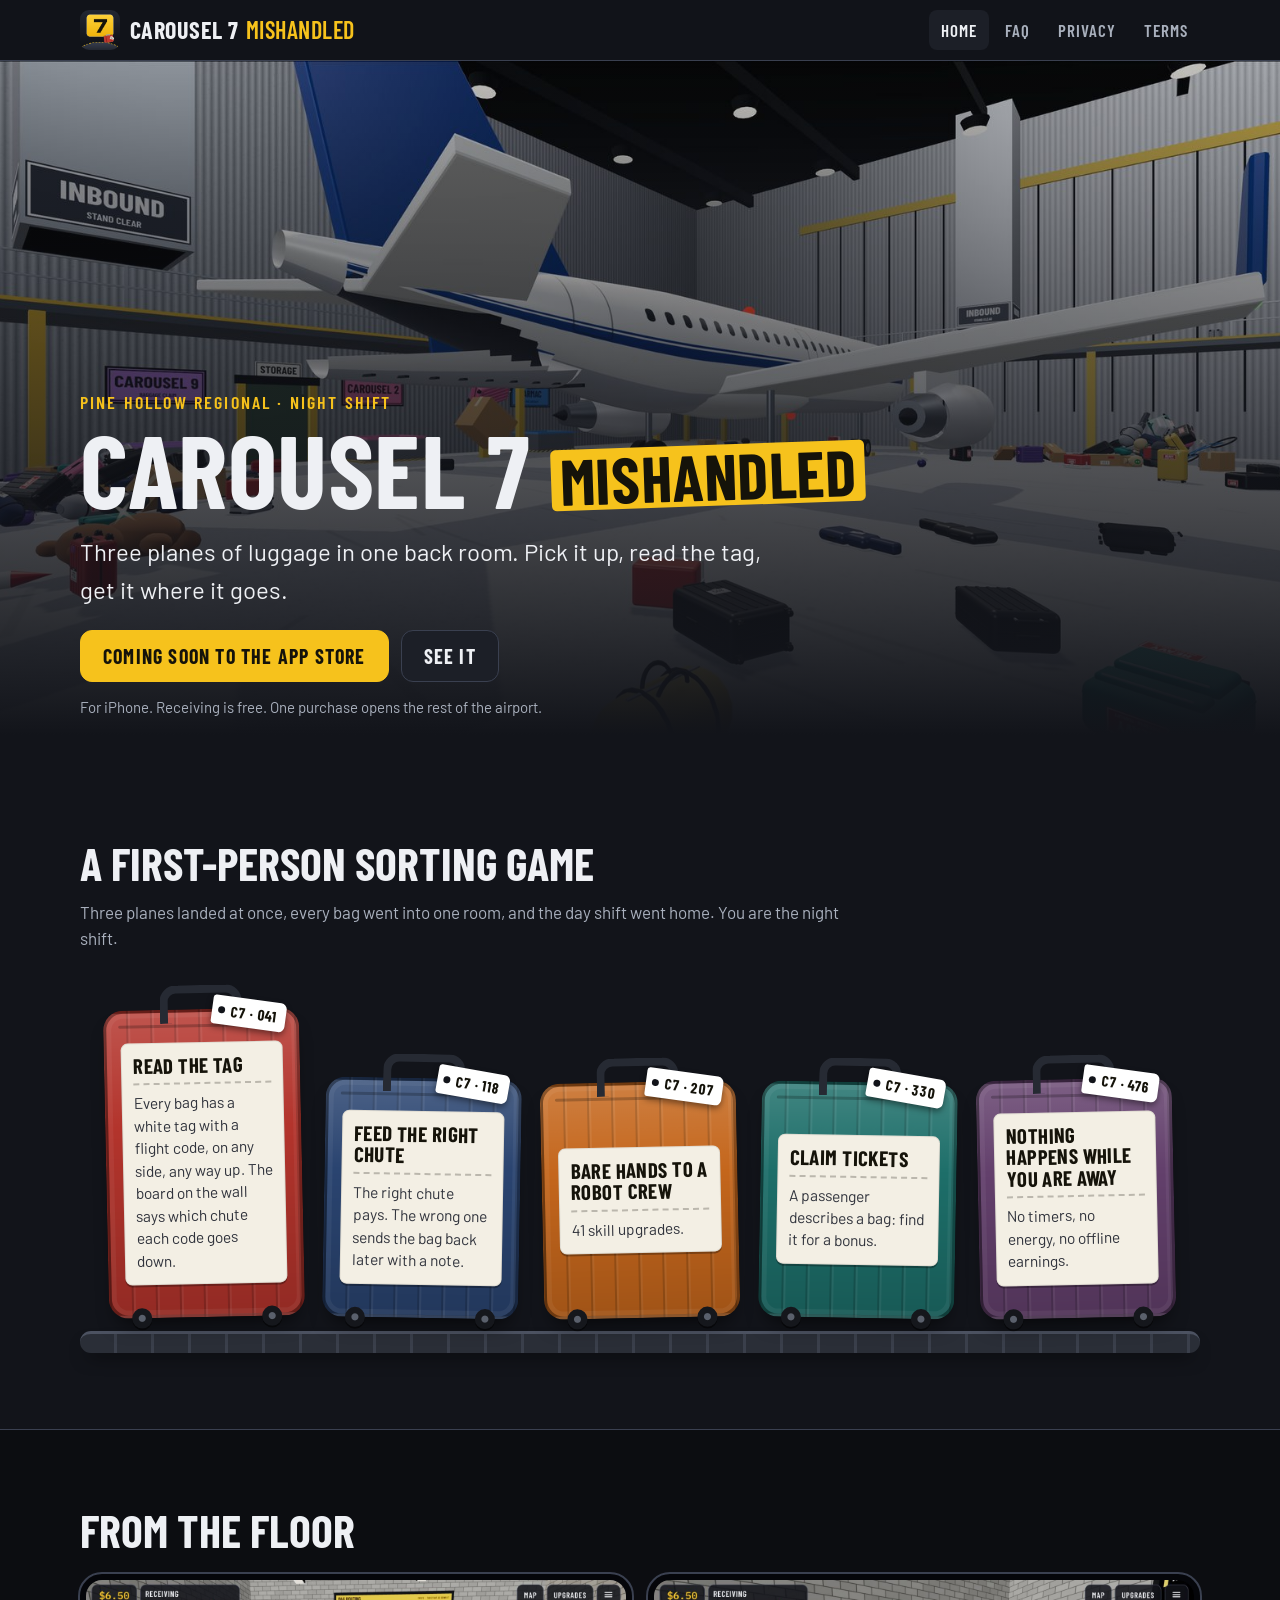
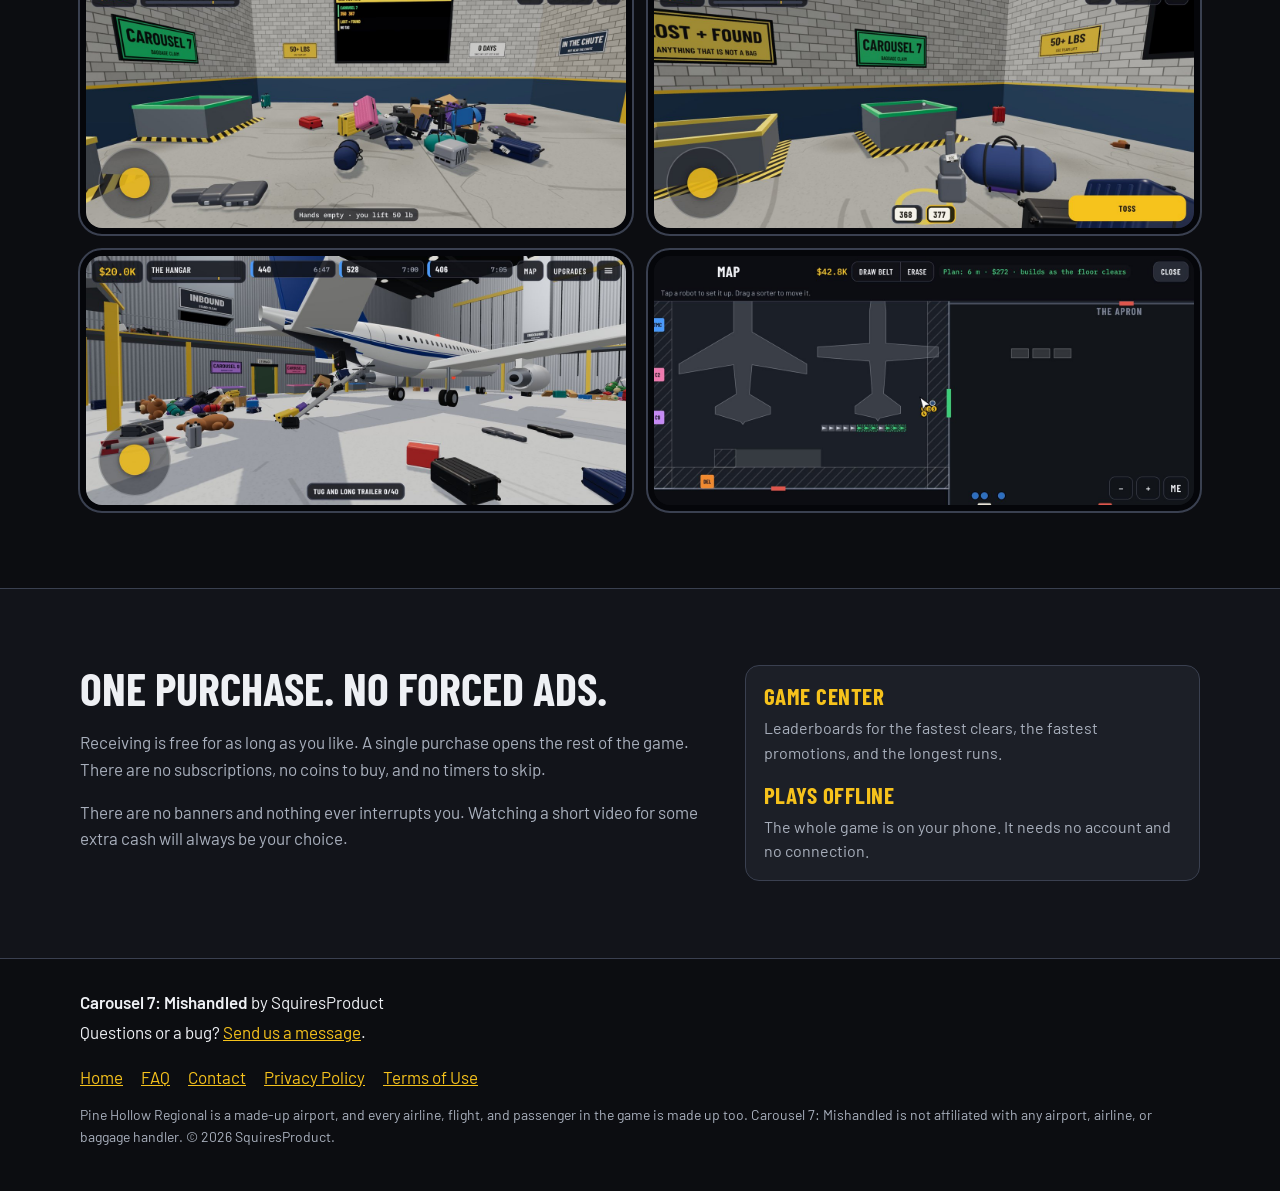
<file: index.html>
<!doctype html>
<html lang="en">
<head>
<meta charset="utf-8">
<meta name="viewport" content="width=device-width, initial-scale=1">
<title>Carousel 7: Mishandled | a baggage sorting game for iPhone</title>
<meta name="description" content="Three planes of luggage in one back room. A first-person baggage sorting game for iPhone: read the tag, feed the chute, and grow from bare hands to a robot crew.">
<link rel="canonical" href="https://carousel7game.github.io/">
<meta name="theme-color" content="#12141a">
<meta property="og:type" content="website">
<meta property="og:title" content="Carousel 7: Mishandled | a baggage sorting game for iPhone">
<meta property="og:description" content="Three planes of luggage in one back room. A first-person baggage sorting game for iPhone: read the tag, feed the chute, and grow from bare hands to a robot crew.">
<meta property="og:image" content="https://carousel7game.github.io/assets/img/social-card.jpg">
<meta property="og:url" content="https://carousel7game.github.io/">
<meta name="twitter:card" content="summary_large_image">
<link rel="icon" href="favicon.png">
<link rel="apple-touch-icon" href="apple-touch-icon.png">
<link rel="stylesheet" href="assets/css/site.css?v=1a4c9d9f">
</head>
<body>
<header class="nav"><div class="wrap">
  <a class="brand" href="./"><img src="assets/img/icon-512.png" alt="" width="40" height="40"><span>Carousel 7<i>Mishandled</i></span></a>
  <nav class="nav-links" aria-label="Site"><a href="./" aria-current="page">Home</a><a href="faq.html">FAQ</a><a href="privacy.html">Privacy</a><a href="terms.html">Terms</a></nav>
</div></header>
<main>

<section class="hero"><img class="hero-bg" src="assets/img/hero.jpg" alt="" width="2000" height="857">
  <div class="wrap hero-in">
    <p class="eyebrow">Pine Hollow Regional &middot; night shift</p>
    <h1>Carousel 7 <span>Mishandled</span></h1>
    <p class="lead">Three planes of luggage in one back room. Pick it up, read the tag, get it where it goes.</p>
    <div class="cta"><span class="btn primary soon">Coming soon to the App Store</span><a class="btn" href="#shots">See it</a></div>
    <p class="note">For iPhone. Receiving is free. One purchase opens the rest of the airport.</p>
  </div>
</section>
<section class="band"><div class="wrap">
  <h2>A first-person sorting game</h2>
  <p class="intro">Three planes landed at once, every bag went into one room, and the day shift went home. You are the night shift.</p>
  <div class="carousel"><div class="bags"><article class="bag red"><span class="tag" aria-hidden="true">C7 · 041</span><div class="label"><h3>Read the tag</h3><p>Every bag has a white tag with a flight code, on any side, any way up. The board on the wall says which chute each code goes down.</p></div><span class="wheel l" aria-hidden="true"></span><span class="wheel r" aria-hidden="true"></span></article><article class="bag navy"><span class="tag" aria-hidden="true">C7 · 118</span><div class="label"><h3>Feed the right chute</h3><p>The right chute pays. The wrong one sends the bag back later with a note.</p></div><span class="wheel l" aria-hidden="true"></span><span class="wheel r" aria-hidden="true"></span></article><article class="bag orange"><span class="tag" aria-hidden="true">C7 · 207</span><div class="label"><h3>Bare hands to a robot crew</h3><p>41 skill upgrades.</p></div><span class="wheel l" aria-hidden="true"></span><span class="wheel r" aria-hidden="true"></span></article><article class="bag teal"><span class="tag" aria-hidden="true">C7 · 330</span><div class="label"><h3>Claim tickets</h3><p>A passenger describes a bag: find it for a bonus.</p></div><span class="wheel l" aria-hidden="true"></span><span class="wheel r" aria-hidden="true"></span></article><article class="bag plum"><span class="tag" aria-hidden="true">C7 · 476</span><div class="label"><h3>Nothing happens while you are away</h3><p>No timers, no energy, no offline earnings.</p></div><span class="wheel l" aria-hidden="true"></span><span class="wheel r" aria-hidden="true"></span></article></div><div class="belt" aria-hidden="true"></div></div>
</div></section>
<section class="band dark" id="shots"><div class="wrap">
  <h2>From the floor</h2>
  <div class="gallery"><figure><img src="assets/img/shot-back-room.jpg" alt="The back room in Receiving, with a heap of luggage under the bag routing board" width="1400" height="644" loading="lazy"></figure><figure><img src="assets/img/shot-chute.jpg" alt="Two tagged bags in hand, in front of the Carousel 7 chute" width="1400" height="644" loading="lazy"></figure><figure><img src="assets/img/shot-hangar.jpg" alt="The Hangar: an airliner with its cargo ramp down and luggage across the floor" width="1400" height="644" loading="lazy"></figure><figure><img src="assets/img/shot-map.jpg" alt="The map, with conveyor belts drawn and robots placed between two planes" width="1400" height="644" loading="lazy"></figure></div>
</div></section>
<section class="band"><div class="wrap two">
  <div><h2>One purchase. No forced ads.</h2>
  <p>Receiving is free for as long as you like. A single purchase opens the rest of the game. There are no subscriptions, no coins to buy, and no timers to skip.</p>
  <p>There are no banners and nothing ever interrupts you. Watching a short video for some extra cash will always be your choice.</p></div>
  <div class="card"><h3>Game Center</h3><p>Leaderboards for the fastest clears, the fastest promotions, and the longest runs.</p><h3>Plays offline</h3><p>The whole game is on your phone. It needs no account and no connection.</p></div>
</div></section>

</main>
<footer class="site"><div class="wrap">
  <div><p><b>Carousel 7: Mishandled</b> by SquiresProduct</p><p>Questions or a bug? <a href="faq.html#contact">Send us a message</a>.</p></div>
  <div class="links"><a href="./">Home</a><a href="faq.html">FAQ</a><a href="faq.html#contact">Contact</a><a href="privacy.html">Privacy Policy</a><a href="terms.html">Terms of Use</a></div>
  <p class="fine">Pine Hollow Regional is a made-up airport, and every airline, flight, and passenger in the game is made up too. Carousel 7: Mishandled is not affiliated with any airport, airline, or baggage handler. &copy; 2026 SquiresProduct.</p>
</div></footer>
</body>
</html>
</file>
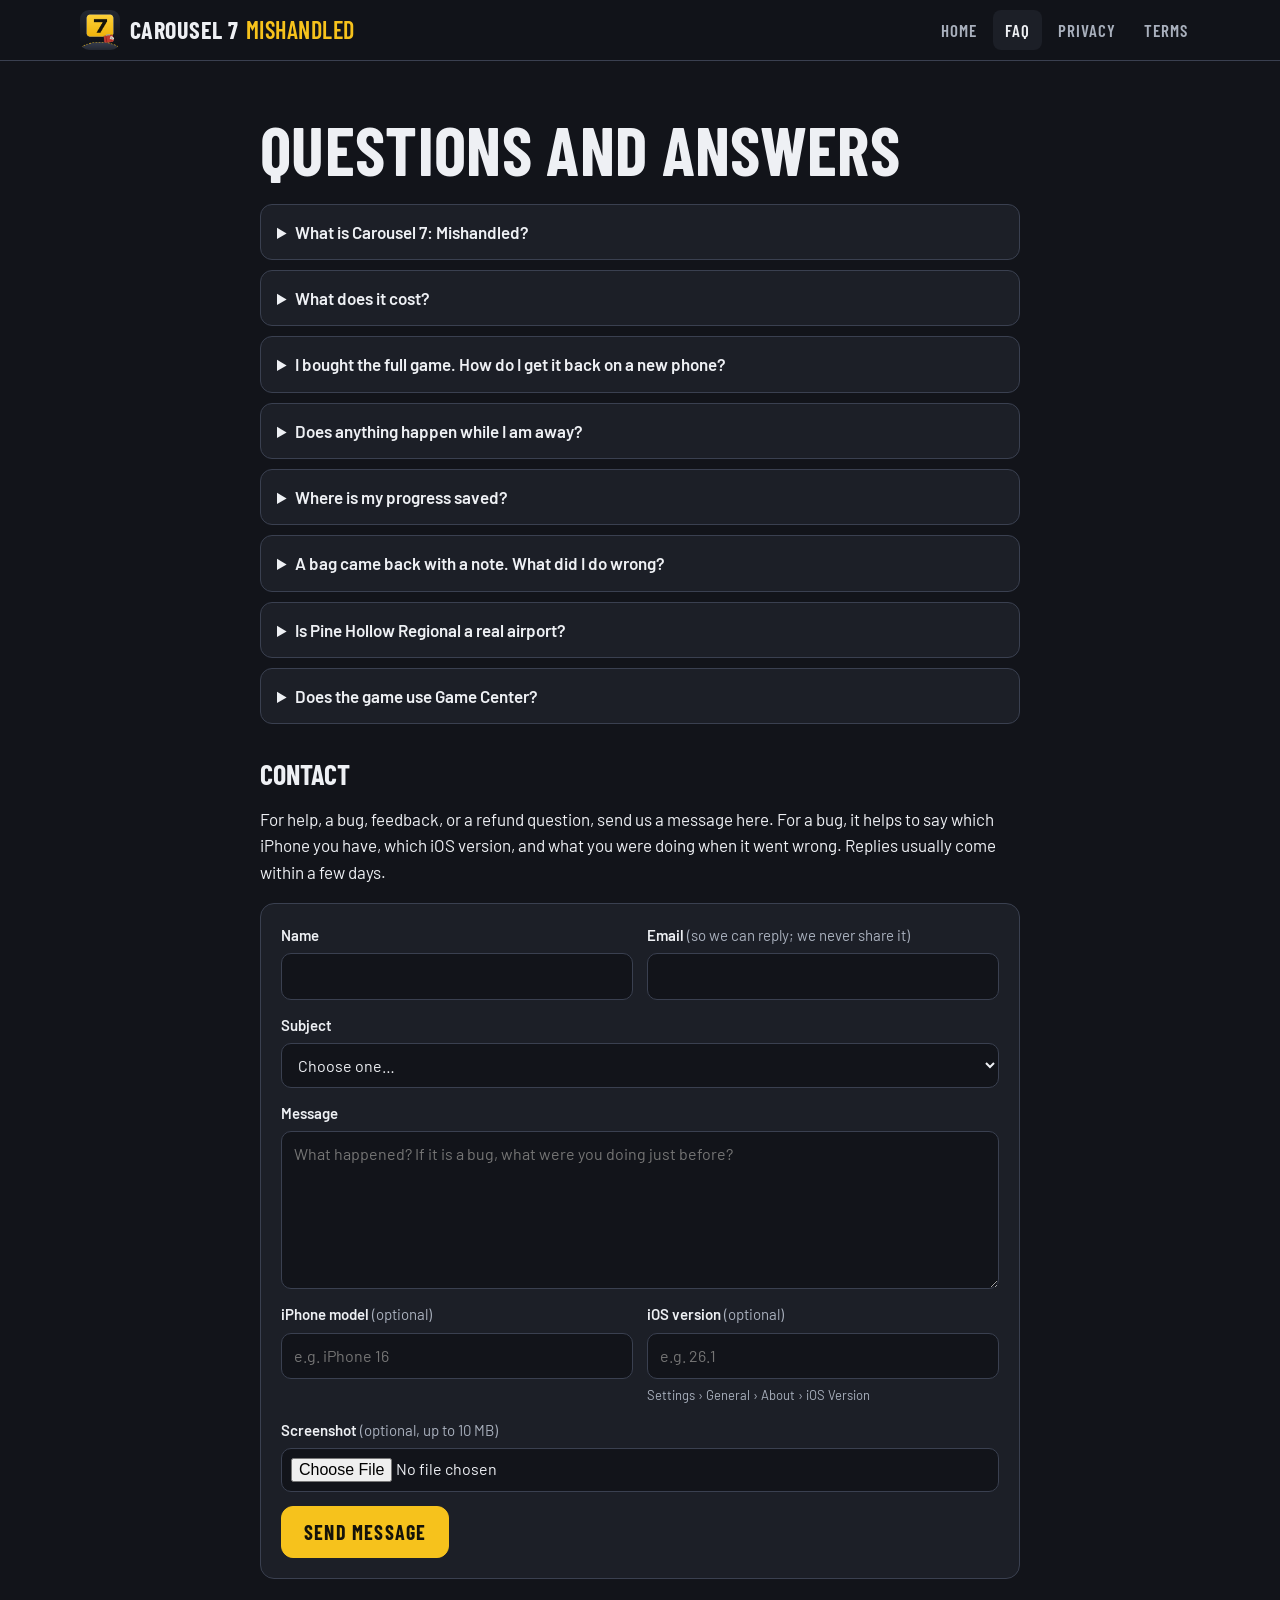
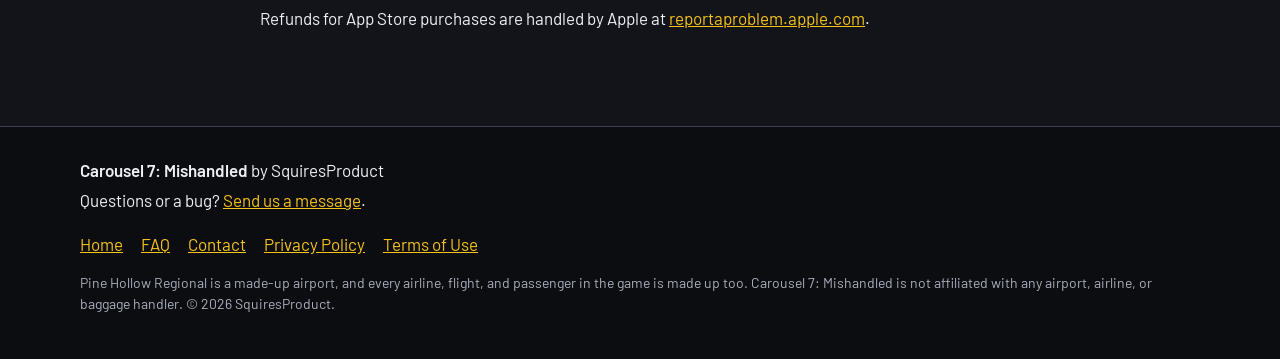
<file: faq.html>
<!doctype html>
<html lang="en">
<head>
<meta charset="utf-8">
<meta name="viewport" content="width=device-width, initial-scale=1">
<title>FAQ and support | Carousel 7: Mishandled</title>
<meta name="description" content="Answers about Carousel 7: Mishandled: what it costs, restoring your purchase, saves, and how to get help.">
<link rel="canonical" href="https://carousel7game.github.io/faq.html">
<meta name="theme-color" content="#12141a">
<meta property="og:type" content="website">
<meta property="og:title" content="FAQ and support | Carousel 7: Mishandled">
<meta property="og:description" content="Answers about Carousel 7: Mishandled: what it costs, restoring your purchase, saves, and how to get help.">
<meta property="og:image" content="https://carousel7game.github.io/assets/img/social-card.jpg">
<meta property="og:url" content="https://carousel7game.github.io/faq.html">
<meta name="twitter:card" content="summary_large_image">
<link rel="icon" href="favicon.png">
<link rel="apple-touch-icon" href="apple-touch-icon.png">
<link rel="stylesheet" href="assets/css/site.css?v=1a4c9d9f">
</head>
<body>
<header class="nav"><div class="wrap">
  <a class="brand" href="./"><img src="assets/img/icon-512.png" alt="" width="40" height="40"><span>Carousel 7<i>Mishandled</i></span></a>
  <nav class="nav-links" aria-label="Site"><a href="./">Home</a><a href="faq.html" aria-current="page">FAQ</a><a href="privacy.html">Privacy</a><a href="terms.html">Terms</a></nav>
</div></header>
<main>

<section class="band top"><div class="wrap narrow">
  <h1>Questions and answers</h1>
  <div class="faq"><details><summary>What is Carousel 7: Mishandled?</summary><p>A first-person baggage sorting game for iPhone. You pick bags up, read their tags, check the board, and put each one down the right chute. What you earn buys skills.</p></details><details><summary>What does it cost?</summary><p>The game is free to download, and Receiving, the first area, is free for as long as you like. One purchase opens the other four areas. There are no subscriptions and nothing else to buy.</p></details><details><summary>I bought the full game. How do I get it back on a new phone?</summary><p>Open the unlock screen (tap the card reader by the roll-up door in Receiving) and choose Restore purchase. Use the same Apple ID you bought it with.</p></details><details><summary>Does anything happen while I am away?</summary><p>No. Nothing is earned, nothing is lost, and no flight leaves while the game is closed. When you come back, the building is exactly as you left it.</p></details><details><summary>Where is my progress saved?</summary><p>On your phone. The game has no account and no cloud save, so deleting the app deletes your progress. Your purchase is kept by Apple and can always be restored.</p></details><details><summary>A bag came back with a note. What did I do wrong?</summary><p>It went down the wrong chute. The bag comes back and the note says where it should have gone. The board changes during a shift, so check it again.</p></details><details><summary>Is Pine Hollow Regional a real airport?</summary><p>No. The airport, the airlines, the flights, and the passengers are all made up.</p></details><details><summary>Does the game use Game Center?</summary><p>Yes, if you are signed in: for leaderboards and achievements only. The game works the same without it.</p></details></div>
  <h2 id="contact">Contact</h2>
  <p>For help, a bug, feedback, or a refund question, send us a message here. For a bug, it helps to say which iPhone you have, which iOS version, and what you were doing when it went wrong. Replies usually come within a few days.</p>
  <form class="contact" id="contact-form" action="https://formsubmit.co/squiresproducts@gmail.com" method="POST" enctype="multipart/form-data">
    <input type="hidden" name="_subject" id="subject-line" value="Carousel 7 feedback">
    <input type="hidden" name="_template" value="table">
    <input type="hidden" name="_captcha" value="false">
    <input type="hidden" name="_next" value="https://carousel7game.github.io/thanks.html">
    <input class="hp" type="text" name="_honey" tabindex="-1" autocomplete="off" aria-hidden="true">
    <div class="pair">
      <label><span class="lt">Name</span><input id="name" name="name" autocomplete="name" maxlength="120" required></label>
      <label><span class="lt">Email <i>(so we can reply; we never share it)</i></span><input id="email" type="email" name="email" autocomplete="email" maxlength="200" required></label>
    </div>
    <label><span class="lt">Subject</span><select id="topic" name="topic" required><option value="">Choose one…</option><option>Bug or crash</option><option>Purchase or restore</option><option>Idea or suggestion</option><option>Something else</option></select></label>
    <label><span class="lt">Message</span><textarea id="message" name="message" rows="6" required maxlength="5000" placeholder="What happened? If it is a bug, what were you doing just before?"></textarea></label>
    <div class="pair">
      <label><span class="lt">iPhone model <i>(optional)</i></span><input id="device" name="device" placeholder="e.g. iPhone 16" maxlength="120"></label>
      <label><span class="lt">iOS version <i>(optional)</i></span><input id="ios" name="ios_version" placeholder="e.g. 26.1" maxlength="40"><small>Settings › General › About › iOS Version</small></label>
    </div>
    <label><span class="lt">Screenshot <i>(optional, up to 10 MB)</i></span><input id="shot" type="file" name="attachment" accept="image/*"></label>
    <div class="send"><button class="btn primary" type="submit">Send message</button></div>
  </form>
  <script>
  (function () {
    // A link can fill in the form: faq.html?device=...&ios=...&topic=...#contact
    var q = new URLSearchParams(location.search);
    ['device', 'ios'].forEach(function (k) { var v = q.get(k); if (v) document.getElementById(k).value = v; });
    var topic = q.get('topic'), sel = document.getElementById('topic');
    if (topic) for (var i = 0; i < sel.options.length; i++) if (sel.options[i].text === topic) sel.selectedIndex = i;
    document.getElementById('contact-form').addEventListener('submit', function () {
      var n = document.getElementById('name').value;
      document.getElementById('subject-line').value = 'Carousel 7: ' + (sel.value || 'Feedback') + (n ? ' from ' + n : '');
    });
  })();
  </script>
  <p>Refunds for App Store purchases are handled by Apple at <a href="https://reportaproblem.apple.com">reportaproblem.apple.com</a>.</p>
</div></section>

</main>
<footer class="site"><div class="wrap">
  <div><p><b>Carousel 7: Mishandled</b> by SquiresProduct</p><p>Questions or a bug? <a href="faq.html#contact">Send us a message</a>.</p></div>
  <div class="links"><a href="./">Home</a><a href="faq.html">FAQ</a><a href="faq.html#contact">Contact</a><a href="privacy.html">Privacy Policy</a><a href="terms.html">Terms of Use</a></div>
  <p class="fine">Pine Hollow Regional is a made-up airport, and every airline, flight, and passenger in the game is made up too. Carousel 7: Mishandled is not affiliated with any airport, airline, or baggage handler. &copy; 2026 SquiresProduct.</p>
</div></footer>
</body>
</html>
</file>
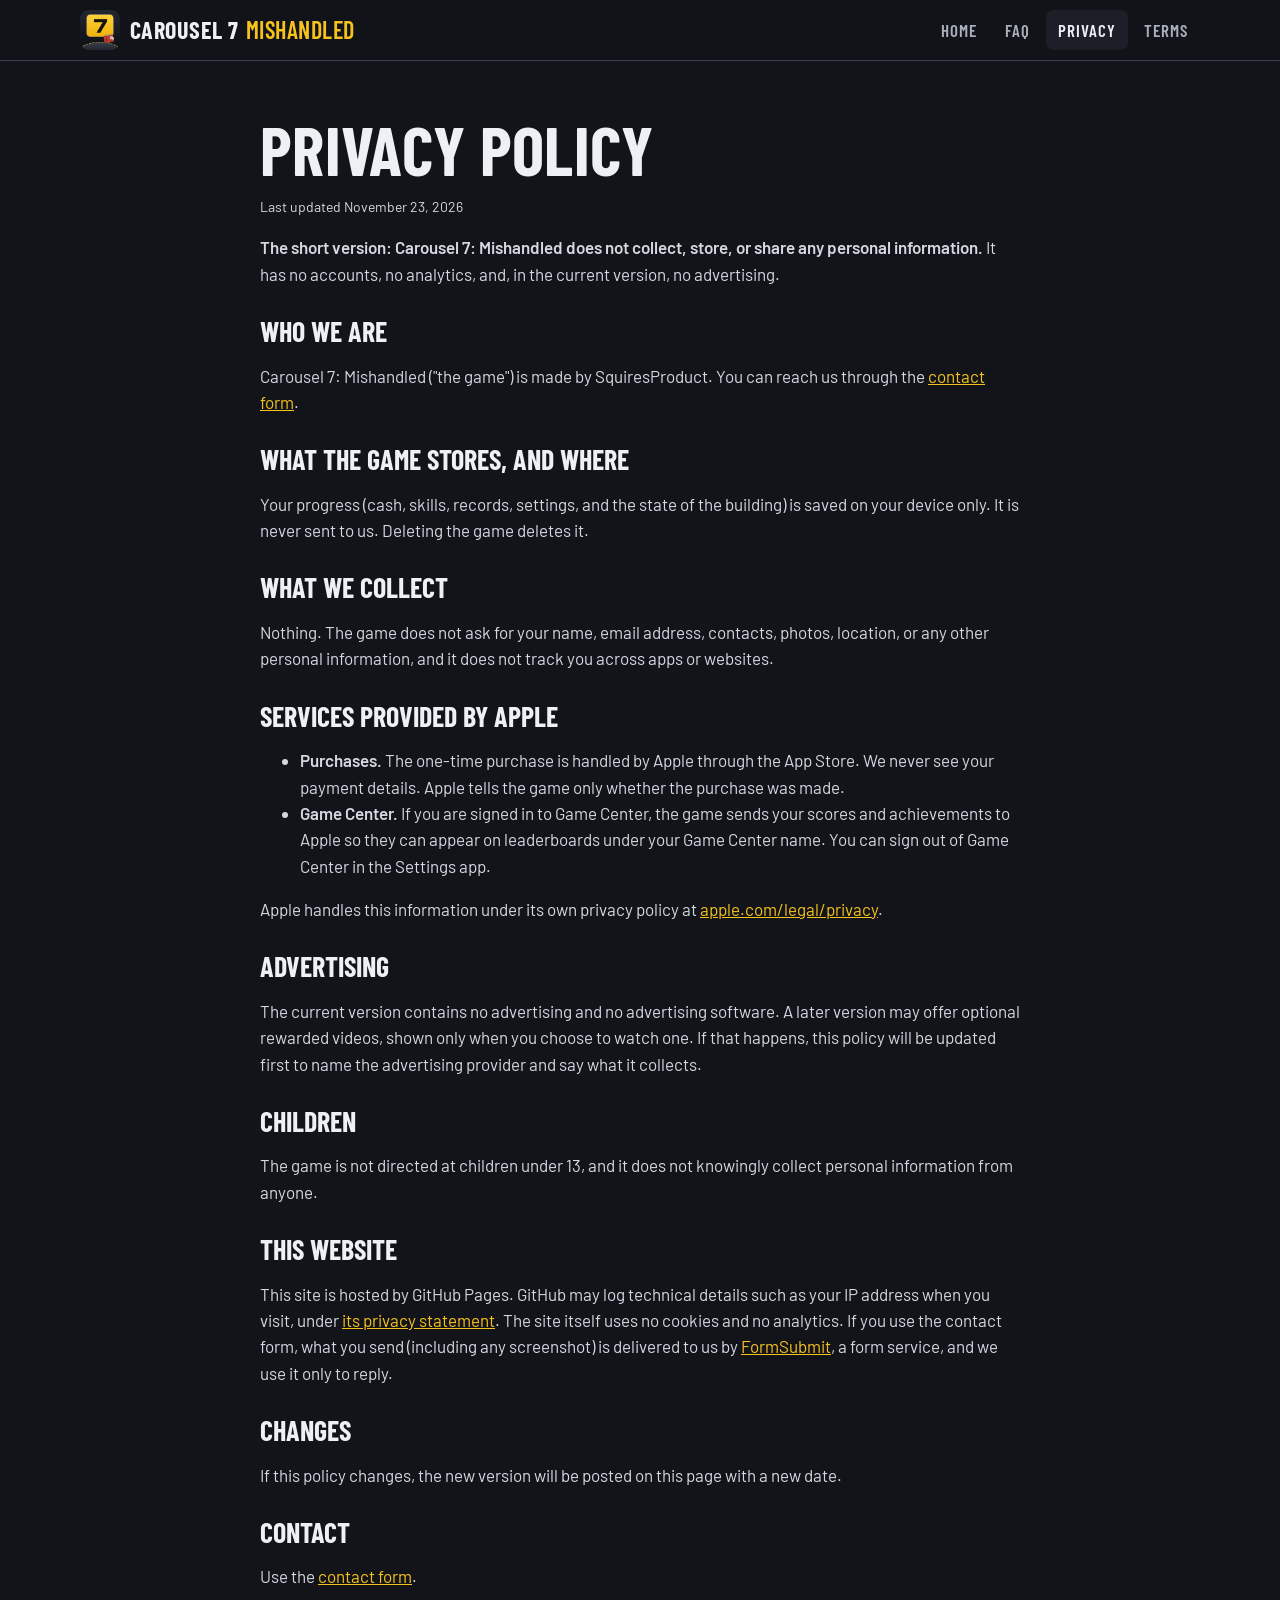
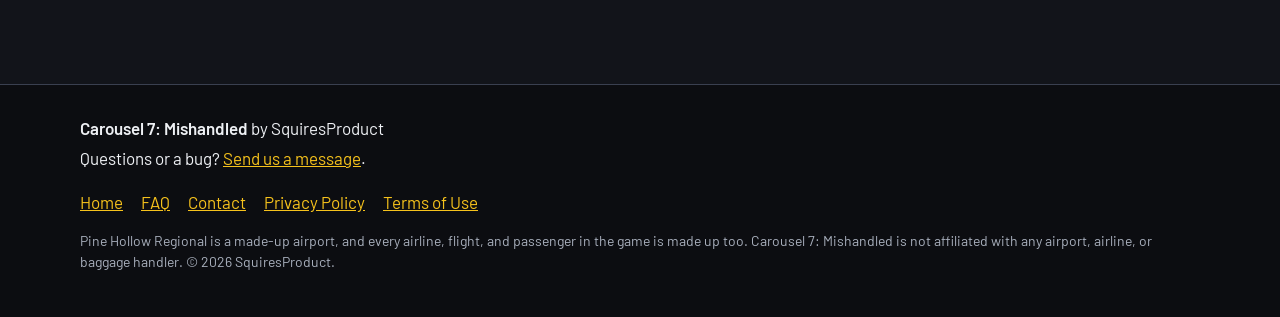
<file: privacy.html>
<!doctype html>
<html lang="en">
<head>
<meta charset="utf-8">
<meta name="viewport" content="width=device-width, initial-scale=1">
<title>Privacy Policy | Carousel 7: Mishandled</title>
<meta name="description" content="Carousel 7: Mishandled collects no personal information. Progress is saved on your device; purchases and Game Center are handled by Apple.">
<link rel="canonical" href="https://carousel7game.github.io/privacy.html">
<meta name="theme-color" content="#12141a">
<meta property="og:type" content="website">
<meta property="og:title" content="Privacy Policy | Carousel 7: Mishandled">
<meta property="og:description" content="Carousel 7: Mishandled collects no personal information. Progress is saved on your device; purchases and Game Center are handled by Apple.">
<meta property="og:image" content="https://carousel7game.github.io/assets/img/social-card.jpg">
<meta property="og:url" content="https://carousel7game.github.io/privacy.html">
<meta name="twitter:card" content="summary_large_image">
<link rel="icon" href="favicon.png">
<link rel="apple-touch-icon" href="apple-touch-icon.png">
<link rel="stylesheet" href="assets/css/site.css?v=1a4c9d9f">
</head>
<body>
<header class="nav"><div class="wrap">
  <a class="brand" href="./"><img src="assets/img/icon-512.png" alt="" width="40" height="40"><span>Carousel 7<i>Mishandled</i></span></a>
  <nav class="nav-links" aria-label="Site"><a href="./">Home</a><a href="faq.html">FAQ</a><a href="privacy.html" aria-current="page">Privacy</a><a href="terms.html">Terms</a></nav>
</div></header>
<main>

<section class="band top"><div class="wrap narrow legal">
  <h1>Privacy Policy</h1>
  <p class="fine">Last updated November 23, 2026</p>
  <p><b>The short version: Carousel 7: Mishandled does not collect, store, or share any personal information.</b> It has no accounts, no analytics, and, in the current version, no advertising.</p>
  <h2>Who we are</h2>
  <p>Carousel 7: Mishandled ("the game") is made by SquiresProduct. You can reach us through the <a href="faq.html#contact">contact form</a>.</p>
  <h2>What the game stores, and where</h2>
  <p>Your progress (cash, skills, records, settings, and the state of the building) is saved on your device only. It is never sent to us. Deleting the game deletes it.</p>
  <h2>What we collect</h2>
  <p>Nothing. The game does not ask for your name, email address, contacts, photos, location, or any other personal information, and it does not track you across apps or websites.</p>
  <h2>Services provided by Apple</h2>
  <ul>
    <li><b>Purchases.</b> The one-time purchase is handled by Apple through the App Store. We never see your payment details. Apple tells the game only whether the purchase was made.</li>
    <li><b>Game Center.</b> If you are signed in to Game Center, the game sends your scores and achievements to Apple so they can appear on leaderboards under your Game Center name. You can sign out of Game Center in the Settings app.</li>
  </ul>
  <p>Apple handles this information under its own privacy policy at <a href="https://www.apple.com/legal/privacy/">apple.com/legal/privacy</a>.</p>
  <h2>Advertising</h2>
  <p>The current version contains no advertising and no advertising software. A later version may offer optional rewarded videos, shown only when you choose to watch one. If that happens, this policy will be updated first to name the advertising provider and say what it collects.</p>
  <h2>Children</h2>
  <p>The game is not directed at children under 13, and it does not knowingly collect personal information from anyone.</p>
  <h2>This website</h2>
  <p>This site is hosted by GitHub Pages. GitHub may log technical details such as your IP address when you visit, under <a href="https://docs.github.com/en/site-policy/privacy-policies/github-general-privacy-statement">its privacy statement</a>. The site itself uses no cookies and no analytics. If you use the contact form, what you send (including any screenshot) is delivered to us by <a href="https://formsubmit.co">FormSubmit</a>, a form service, and we use it only to reply.</p>
  <h2>Changes</h2>
  <p>If this policy changes, the new version will be posted on this page with a new date.</p>
  <h2>Contact</h2>
  <p>Use the <a href="faq.html#contact">contact form</a>.</p>
</div></section>

</main>
<footer class="site"><div class="wrap">
  <div><p><b>Carousel 7: Mishandled</b> by SquiresProduct</p><p>Questions or a bug? <a href="faq.html#contact">Send us a message</a>.</p></div>
  <div class="links"><a href="./">Home</a><a href="faq.html">FAQ</a><a href="faq.html#contact">Contact</a><a href="privacy.html">Privacy Policy</a><a href="terms.html">Terms of Use</a></div>
  <p class="fine">Pine Hollow Regional is a made-up airport, and every airline, flight, and passenger in the game is made up too. Carousel 7: Mishandled is not affiliated with any airport, airline, or baggage handler. &copy; 2026 SquiresProduct.</p>
</div></footer>
</body>
</html>
</file>
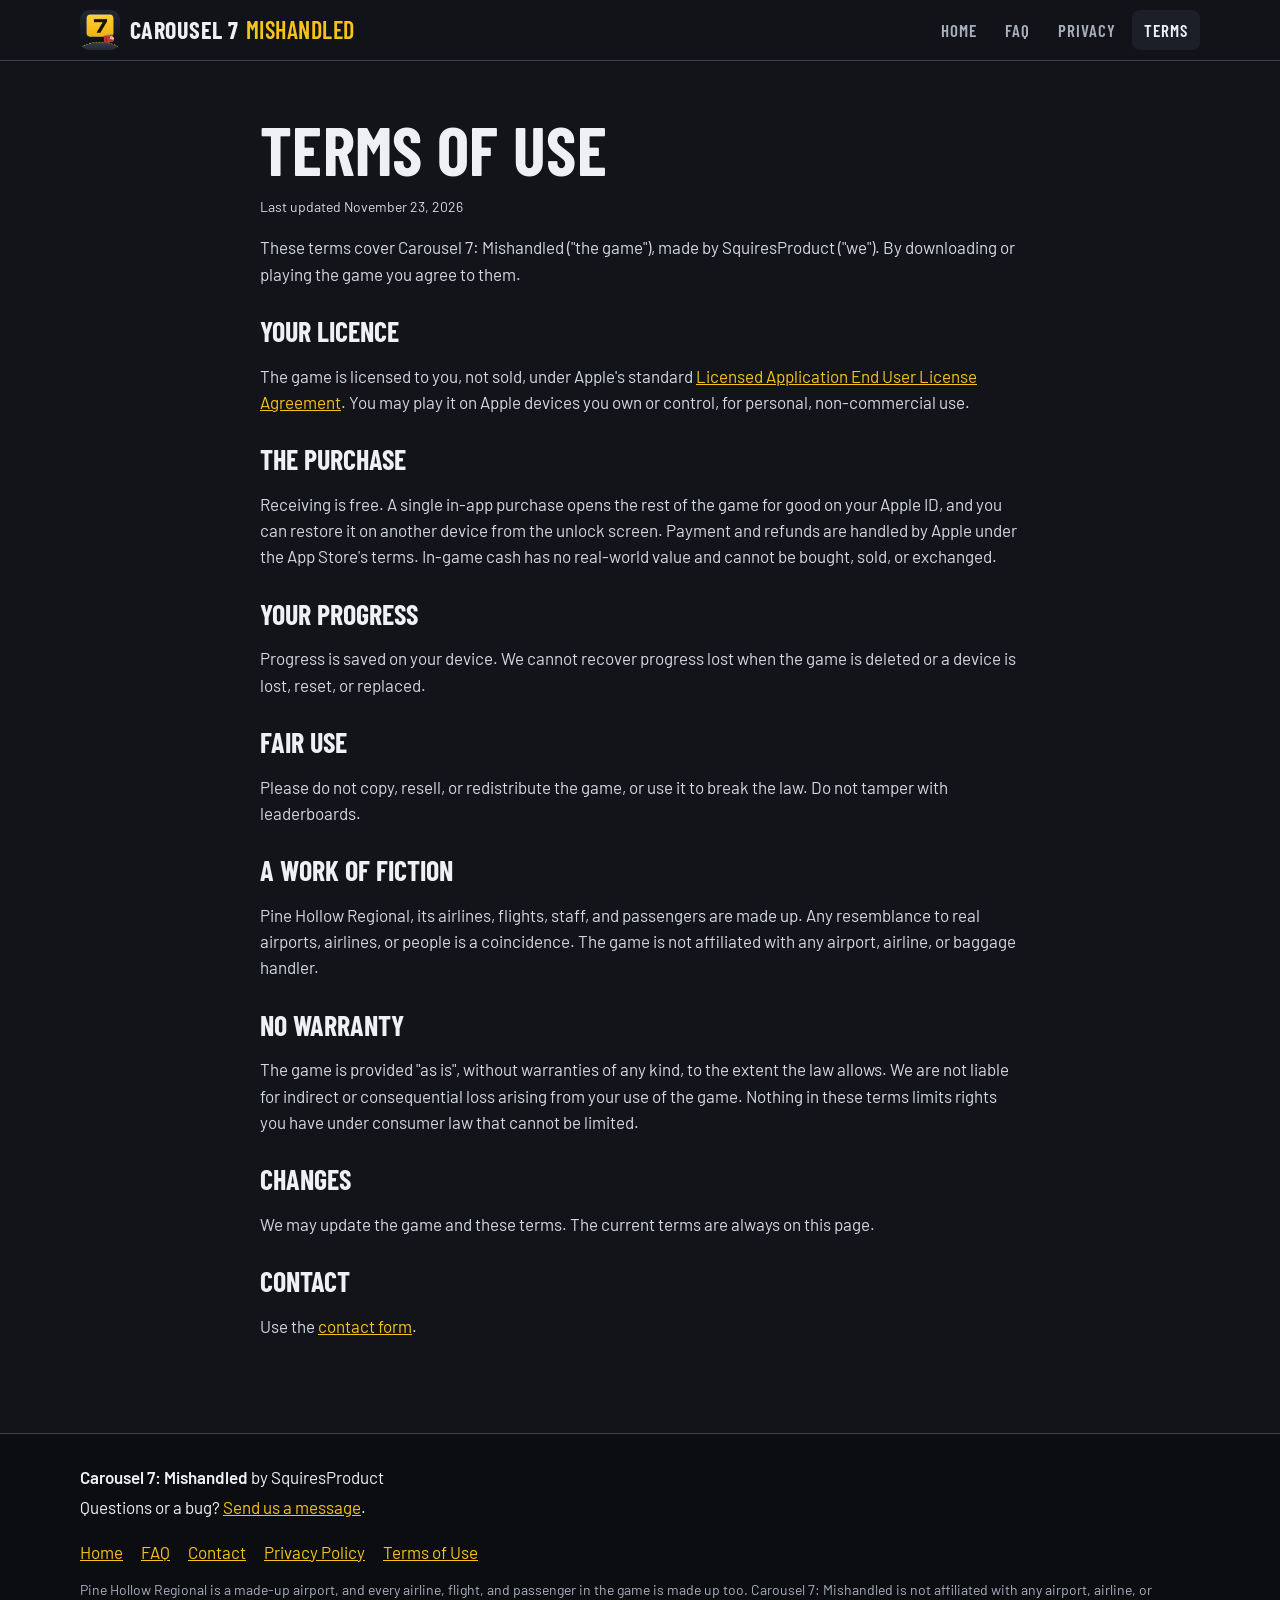
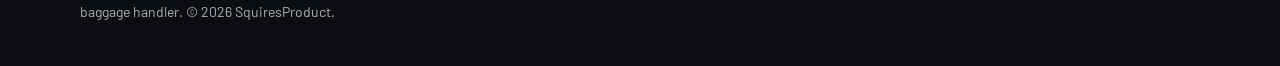
<file: terms.html>
<!doctype html>
<html lang="en">
<head>
<meta charset="utf-8">
<meta name="viewport" content="width=device-width, initial-scale=1">
<title>Terms of Use | Carousel 7: Mishandled</title>
<meta name="description" content="Terms of use for Carousel 7: Mishandled by SquiresProduct.">
<link rel="canonical" href="https://carousel7game.github.io/terms.html">
<meta name="theme-color" content="#12141a">
<meta property="og:type" content="website">
<meta property="og:title" content="Terms of Use | Carousel 7: Mishandled">
<meta property="og:description" content="Terms of use for Carousel 7: Mishandled by SquiresProduct.">
<meta property="og:image" content="https://carousel7game.github.io/assets/img/social-card.jpg">
<meta property="og:url" content="https://carousel7game.github.io/terms.html">
<meta name="twitter:card" content="summary_large_image">
<link rel="icon" href="favicon.png">
<link rel="apple-touch-icon" href="apple-touch-icon.png">
<link rel="stylesheet" href="assets/css/site.css?v=1a4c9d9f">
</head>
<body>
<header class="nav"><div class="wrap">
  <a class="brand" href="./"><img src="assets/img/icon-512.png" alt="" width="40" height="40"><span>Carousel 7<i>Mishandled</i></span></a>
  <nav class="nav-links" aria-label="Site"><a href="./">Home</a><a href="faq.html">FAQ</a><a href="privacy.html">Privacy</a><a href="terms.html" aria-current="page">Terms</a></nav>
</div></header>
<main>

<section class="band top"><div class="wrap narrow legal">
  <h1>Terms of Use</h1>
  <p class="fine">Last updated November 23, 2026</p>
  <p>These terms cover Carousel 7: Mishandled ("the game"), made by SquiresProduct ("we"). By downloading or playing the game you agree to them.</p>
  <h2>Your licence</h2>
  <p>The game is licensed to you, not sold, under Apple's standard <a href="https://www.apple.com/legal/internet-services/itunes/dev/stdeula/">Licensed Application End User License Agreement</a>. You may play it on Apple devices you own or control, for personal, non-commercial use.</p>
  <h2>The purchase</h2>
  <p>Receiving is free. A single in-app purchase opens the rest of the game for good on your Apple ID, and you can restore it on another device from the unlock screen. Payment and refunds are handled by Apple under the App Store's terms. In-game cash has no real-world value and cannot be bought, sold, or exchanged.</p>
  <h2>Your progress</h2>
  <p>Progress is saved on your device. We cannot recover progress lost when the game is deleted or a device is lost, reset, or replaced.</p>
  <h2>Fair use</h2>
  <p>Please do not copy, resell, or redistribute the game, or use it to break the law. Do not tamper with leaderboards.</p>
  <h2>A work of fiction</h2>
  <p>Pine Hollow Regional, its airlines, flights, staff, and passengers are made up. Any resemblance to real airports, airlines, or people is a coincidence. The game is not affiliated with any airport, airline, or baggage handler.</p>
  <h2>No warranty</h2>
  <p>The game is provided "as is", without warranties of any kind, to the extent the law allows. We are not liable for indirect or consequential loss arising from your use of the game. Nothing in these terms limits rights you have under consumer law that cannot be limited.</p>
  <h2>Changes</h2>
  <p>We may update the game and these terms. The current terms are always on this page.</p>
  <h2>Contact</h2>
  <p>Use the <a href="faq.html#contact">contact form</a>.</p>
</div></section>

</main>
<footer class="site"><div class="wrap">
  <div><p><b>Carousel 7: Mishandled</b> by SquiresProduct</p><p>Questions or a bug? <a href="faq.html#contact">Send us a message</a>.</p></div>
  <div class="links"><a href="./">Home</a><a href="faq.html">FAQ</a><a href="faq.html#contact">Contact</a><a href="privacy.html">Privacy Policy</a><a href="terms.html">Terms of Use</a></div>
  <p class="fine">Pine Hollow Regional is a made-up airport, and every airline, flight, and passenger in the game is made up too. Carousel 7: Mishandled is not affiliated with any airport, airline, or baggage handler. &copy; 2026 SquiresProduct.</p>
</div></footer>
</body>
</html>
</file>
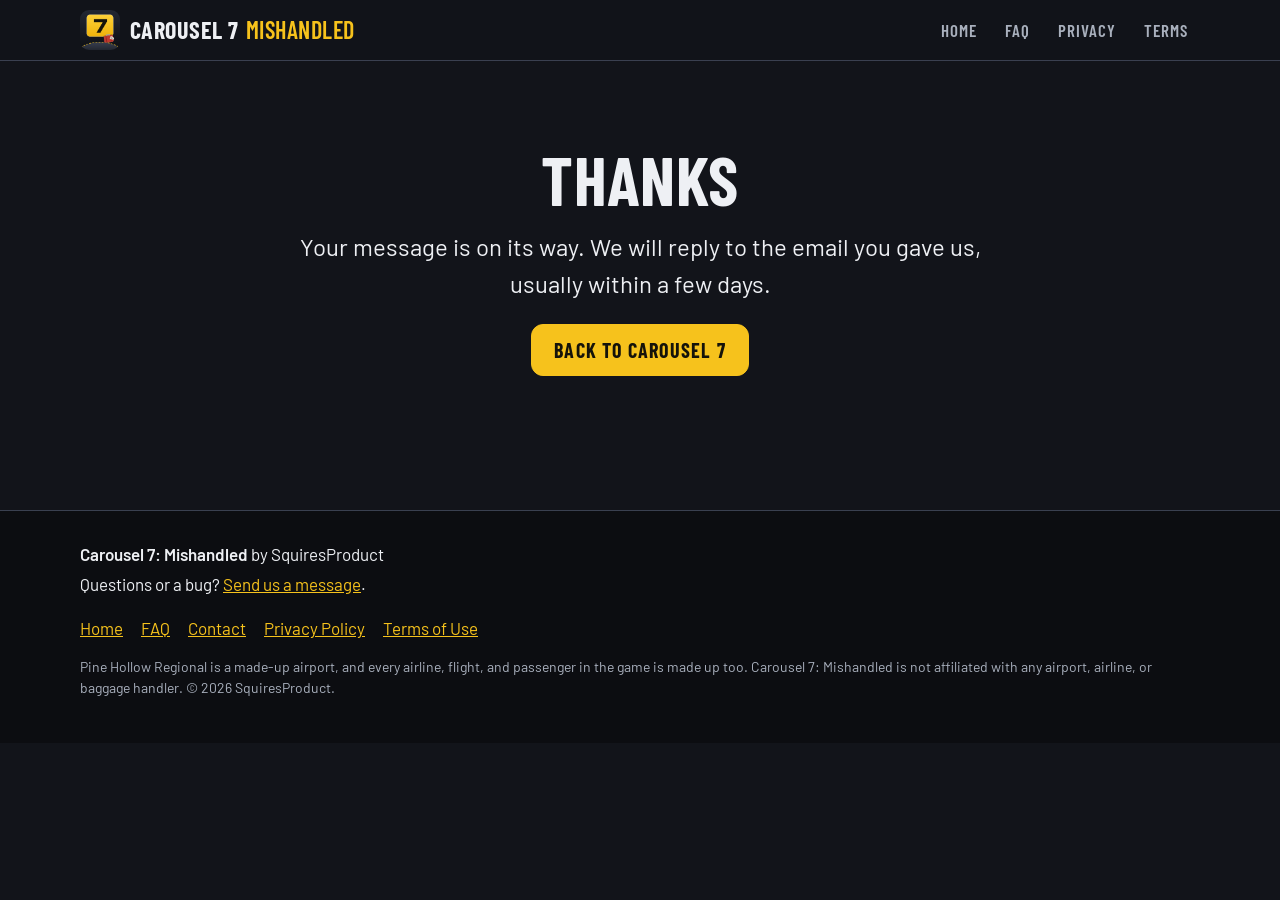
<file: thanks.html>
<!doctype html>
<html lang="en">
<head>
<meta charset="utf-8">
<meta name="viewport" content="width=device-width, initial-scale=1">
<title>Thanks | Carousel 7: Mishandled</title>
<meta name="description" content="Your message to Carousel 7: Mishandled was sent.">
<link rel="canonical" href="https://carousel7game.github.io/thanks.html">
<meta name="theme-color" content="#12141a">
<meta property="og:type" content="website">
<meta property="og:title" content="Thanks | Carousel 7: Mishandled">
<meta property="og:description" content="Your message to Carousel 7: Mishandled was sent.">
<meta property="og:image" content="https://carousel7game.github.io/assets/img/social-card.jpg">
<meta property="og:url" content="https://carousel7game.github.io/thanks.html">
<meta name="twitter:card" content="summary_large_image">
<link rel="icon" href="favicon.png">
<link rel="apple-touch-icon" href="apple-touch-icon.png">
<link rel="stylesheet" href="assets/css/site.css?v=1a4c9d9f">
</head>
<body>
<header class="nav"><div class="wrap">
  <a class="brand" href="./"><img src="assets/img/icon-512.png" alt="" width="40" height="40"><span>Carousel 7<i>Mishandled</i></span></a>
  <nav class="nav-links" aria-label="Site"><a href="./">Home</a><a href="faq.html">FAQ</a><a href="privacy.html">Privacy</a><a href="terms.html">Terms</a></nav>
</div></header>
<main>

<section class="band top"><div class="wrap narrow thanks">
  <h1>Thanks</h1>
  <p class="lead">Your message is on its way. We will reply to the email you gave us, usually within a few days.</p>
  <p><a class="btn primary" href="./">Back to Carousel 7</a></p>
</div></section>

</main>
<footer class="site"><div class="wrap">
  <div><p><b>Carousel 7: Mishandled</b> by SquiresProduct</p><p>Questions or a bug? <a href="faq.html#contact">Send us a message</a>.</p></div>
  <div class="links"><a href="./">Home</a><a href="faq.html">FAQ</a><a href="faq.html#contact">Contact</a><a href="privacy.html">Privacy Policy</a><a href="terms.html">Terms of Use</a></div>
  <p class="fine">Pine Hollow Regional is a made-up airport, and every airline, flight, and passenger in the game is made up too. Carousel 7: Mishandled is not affiliated with any airport, airline, or baggage handler. &copy; 2026 SquiresProduct.</p>
</div></footer>
</body>
</html>
</file>
<file: assets/css/site.css>
@font-face { font-family: "Barlow Condensed"; src: url("../fonts/barlow-condensed-latin-600-normal.woff2") format("woff2"); font-weight: 600; font-display: swap; }
@font-face { font-family: "Barlow Condensed"; src: url("../fonts/barlow-condensed-latin-700-normal.woff2") format("woff2"); font-weight: 700; font-display: swap; }
@font-face { font-family: "Barlow"; src: url("../fonts/barlow-latin-400-normal.woff2") format("woff2"); font-weight: 400; font-display: swap; }
@font-face { font-family: "Barlow"; src: url("../fonts/barlow-latin-600-normal.woff2") format("woff2"); font-weight: 600; font-display: swap; }
:root { --ink: #12141a; --panel: #1c1f27; --line: #3a4050; --text: #eef0f4; --mute: #a9b0bd; --sign: #f6c21c; --display: "Barlow Condensed", "Arial Narrow", Arial, sans-serif; --body: "Barlow", system-ui, -apple-system, "Segoe UI", sans-serif; }
* { box-sizing: border-box; min-width: 0; }
html { scroll-behavior: smooth; scroll-padding-top: 76px; }
body { margin: 0; background: var(--ink); color: var(--text); font: 17px/1.55 var(--body); overflow-x: clip; }
img { max-width: 100%; height: auto; display: block; }
a { color: var(--sign); }
.wrap { width: min(1120px, 100% - 40px); margin-inline: auto; }
.wrap.narrow { width: min(760px, 100% - 40px); }
header.nav { position: sticky; top: 0; z-index: 5; background: rgba(18, 20, 26, 0.92); backdrop-filter: blur(8px); border-bottom: 1px solid var(--line); }
header.nav .wrap { display: flex; align-items: center; justify-content: space-between; gap: 12px; min-height: 60px; flex-wrap: wrap; padding-block: 8px; }
.brand { display: flex; align-items: center; gap: 10px; color: var(--text); text-decoration: none; font: 700 24px/1 var(--display); text-transform: uppercase; letter-spacing: 0.02em; }
.brand img { border-radius: 9px; }
.brand i { font-style: normal; color: var(--sign); margin-left: 7px; font-weight: 600; }
.nav-links { display: flex; gap: 4px; flex-wrap: wrap; }
.nav-links a { color: var(--mute); text-decoration: none; font: 600 17px var(--display); letter-spacing: 0.06em; text-transform: uppercase; padding: 10px 12px; border-radius: 8px; }
.nav-links a:hover, .nav-links a[aria-current] { color: var(--text); background: var(--panel); }
.hero { position: relative; min-height: min(78vh, 720px); display: grid; align-items: end; overflow: hidden; }
.hero-bg { position: absolute; inset: 0; width: 100%; height: 100%; object-fit: cover; object-position: 50% 40%; }
.hero::after { content: ""; position: absolute; inset: 0; background: linear-gradient(180deg, rgba(18, 20, 26, 0.15) 0%, rgba(18, 20, 26, 0.55) 45%, var(--ink) 96%); }
.hero-in { position: relative; z-index: 1; padding-block: 48px 44px; }
.eyebrow { margin: 0 0 6px; font: 600 18px var(--display); letter-spacing: 0.12em; text-transform: uppercase; color: var(--sign); }
h1 { margin: 0; font: 700 clamp(48px, 9vw, 104px)/0.95 var(--display); text-transform: uppercase; letter-spacing: 0.005em; text-wrap: balance; }
.hero h1 span { display: inline-block; background: var(--sign); color: #15130a; padding: 0 0.14em; border-radius: 0.08em; transform: rotate(-2deg); font-size: 0.62em; vertical-align: 0.12em; }
.lead { font-size: clamp(19px, 2.4vw, 24px); max-width: 30em; margin: 16px 0 22px; }
.cta { display: flex; gap: 12px; flex-wrap: wrap; }
.btn { display: inline-flex; align-items: center; min-height: 52px; padding: 0 22px; border-radius: 12px; border: 1px solid var(--line); background: var(--panel); color: var(--text); text-decoration: none; font: 700 20px var(--display); letter-spacing: 0.06em; text-transform: uppercase; }
.btn.primary { background: var(--sign); border-color: var(--sign); color: #15130a; }
.btn.soon { cursor: default; }
.note { color: var(--mute); font-size: 15px; margin: 14px 0 0; }
.band { padding-block: clamp(40px, 6vw, 80px); }
.band.top { padding-top: clamp(32px, 5vw, 56px); }
.band.dark { background: #0c0d11; border-block: 1px solid var(--line); }
h2 { margin: 0 0 12px; font: 700 clamp(30px, 4.4vw, 46px)/1.02 var(--display); text-transform: uppercase; text-wrap: balance; }
h3 { margin: 0 0 6px; font: 700 23px/1.1 var(--display); text-transform: uppercase; letter-spacing: 0.02em; color: var(--sign); }
.intro { max-width: 46em; color: var(--mute); margin: 0 0 28px; }
.card { background: var(--panel); border: 1px solid var(--line); border-radius: 14px; padding: 18px 18px 16px; }
.card p { margin: 0; color: var(--mute); font-size: 16px; }
/* Feature bags on a belt */
.carousel { margin-top: 12px; }
.bags { display: flex; flex-wrap: wrap; justify-content: center; align-items: flex-end; gap: 52px 22px; padding: 30px 6px 0; }
.bag { --shell: #b8322b; position: relative; flex: 0 1 196px; min-width: 158px; min-height: 236px; display: flex; align-items: center; padding: 30px 14px 30px; border-radius: 20px; background:
    linear-gradient(180deg, rgba(255, 255, 255, 0.16) 0%, rgba(255, 255, 255, 0) 38%, rgba(0, 0, 0, 0.18) 100%),
    repeating-linear-gradient(90deg, transparent 0 20px, rgba(0, 0, 0, 0.16) 20px 22px, rgba(255, 255, 255, 0.07) 22px 24px),
    var(--shell);
  border: 3px solid rgba(0, 0, 0, 0.32); box-shadow: inset 0 0 0 5px rgba(255, 255, 255, 0.05), 0 14px 20px -10px rgba(0, 0, 0, 0.7); }
.bag::before { content: ""; position: absolute; top: -27px; left: 50%; width: 66px; height: 30px; transform: translateX(-50%); border: 8px solid #262a33; border-bottom: 0; border-radius: 16px 16px 0 0; }
.bag::after { content: ""; position: absolute; left: 12px; right: 12px; top: 12px; height: 3px; border-radius: 2px; background: rgba(0, 0, 0, 0.22); }
.bag.red { --shell: #b3342c; } .bag.navy { --shell: #2a4470; } .bag.orange { --shell: #c4661c; } .bag.teal { --shell: #1d6e69; } .bag.plum { --shell: #63406c; }
.bag:nth-child(odd) { transform: rotate(-1.2deg); } .bag:nth-child(even) { transform: rotate(1deg); }
.bag .label { width: 100%; background: #f3efe4; color: #1b1d23; border-radius: 7px; padding: 12px 12px 13px; box-shadow: 0 2px 0 rgba(0, 0, 0, 0.3), inset 0 0 0 1px rgba(0, 0, 0, 0.08); }
.bag h3 { color: #15130a; font-size: 21px; line-height: 1.02; margin: 0 0 7px; padding-bottom: 7px; border-bottom: 2px dashed rgba(21, 19, 10, 0.25); }
.bag p { margin: 0; color: #30333c; font-size: 15.5px; line-height: 1.45; }
.bag .tag { position: absolute; z-index: 1; top: -12px; right: 10px; transform: rotate(9deg); background: #fff; color: #15130a; font: 700 15px/1 var(--display); letter-spacing: 0.06em; padding: 7px 9px 7px 19px; border-radius: 3px 6px 6px 3px; box-shadow: 0 3px 6px rgba(0, 0, 0, 0.45); }
.bag .tag::before { content: ""; position: absolute; left: 6px; top: 50%; width: 7px; height: 7px; margin-top: -3.5px; border-radius: 50%; background: var(--ink); }
.bag .wheel { position: absolute; bottom: -13px; width: 20px; height: 20px; border-radius: 50%; background: radial-gradient(circle, #5a606c 0 3px, #15171c 4px); box-shadow: 0 2px 0 rgba(0, 0, 0, 0.5); }
.bag .wheel.l { left: 20px; } .bag .wheel.r { right: 20px; }
.belt { height: 22px; margin-top: 13px; border-radius: 11px; border-top: 3px solid #4c5261; background: repeating-linear-gradient(90deg, #2a2e37 0 34px, #3a3f4b 34px 37px); box-shadow: 0 10px 18px -8px rgba(0, 0, 0, 0.8); }
@media (max-width: 720px) { .bags { gap: 50px 16px; } .bag { flex-basis: 160px; min-height: 0; } .belt { display: none; } }
.card p + h3 { margin-top: 18px; }
.gallery { display: grid; grid-template-columns: repeat(auto-fit, minmax(min(100%, 460px), 1fr)); gap: 16px; margin-top: 20px; }
.gallery figure { margin: 0; border-radius: 22px; border: 6px solid #05060a; outline: 2px solid var(--line); overflow: hidden; background: #000; }
.two { display: grid; grid-template-columns: minmax(0, 1.4fr) minmax(0, 1fr); gap: 28px; align-items: start; }
.two p { color: var(--mute); }
.faq { margin: 22px 0 36px; display: grid; gap: 10px; }
details { background: var(--panel); border: 1px solid var(--line); border-radius: 12px; padding: 0 16px; }
summary { cursor: pointer; padding: 14px 0; font-weight: 600; }
details p { margin: 0 0 14px; color: var(--mute); }
.legal h1, .top h1 { font-size: clamp(40px, 7vw, 68px); margin-bottom: 10px; }
.legal h2, .top h2 { font-size: 28px; margin-top: 30px; }
.legal p, .legal li { color: #d3d8e1; }
.fine { color: var(--mute); font-size: 14px; }
footer.site { border-top: 1px solid var(--line); padding-block: 30px 40px; background: #0c0d11; }
footer.site .wrap { display: grid; gap: 14px; }
footer.site p { margin: 0 0 4px; }
footer.site .links { display: flex; gap: 6px 18px; flex-wrap: wrap; }
@media (max-width: 720px) { .two { grid-template-columns: minmax(0, 1fr); } .nav-links a { padding: 8px 9px; font-size: 16px; } }
/* Contact form */
form.contact { display: grid; gap: 14px; margin: 18px 0 26px; padding: 20px; background: var(--panel); border: 1px solid var(--line); border-radius: 14px; }
form.contact .pair { display: grid; grid-template-columns: 1fr 1fr; gap: 14px; align-items: start; }
form.contact label { display: grid; gap: 6px; font-weight: 600; font-size: 15px; }
form.contact label i { font-style: normal; font-weight: 400; color: var(--mute); }
form.contact input, form.contact select, form.contact textarea { width: 100%; font: 16px/1.4 var(--body); color: var(--text); background: #12141a; border: 1px solid var(--line); border-radius: 10px; padding: 11px 12px; }
form.contact textarea { resize: vertical; min-height: 140px; }
form.contact :focus-visible { outline: 2px solid var(--sign); outline-offset: 1px; }
form.contact .hp { position: absolute; left: -9999px; width: 1px; height: 1px; opacity: 0; }
form.contact .send { display: flex; align-items: center; gap: 14px; flex-wrap: wrap; }
form.contact button { cursor: pointer; font-family: var(--display); }
form.contact button:disabled { opacity: 0.55; cursor: default; }
.form-status { margin: 0; color: var(--mute); }
form.contact small { color: var(--mute); font-size: 13px; font-weight: 400; }
form.contact input[type=file] { padding: 9px; }
.thanks { text-align: center; padding-block: 30px 40px; } .thanks .lead { margin-inline: auto; }
@media (max-width: 720px) { form.contact .pair { grid-template-columns: 1fr; } }
</file>
